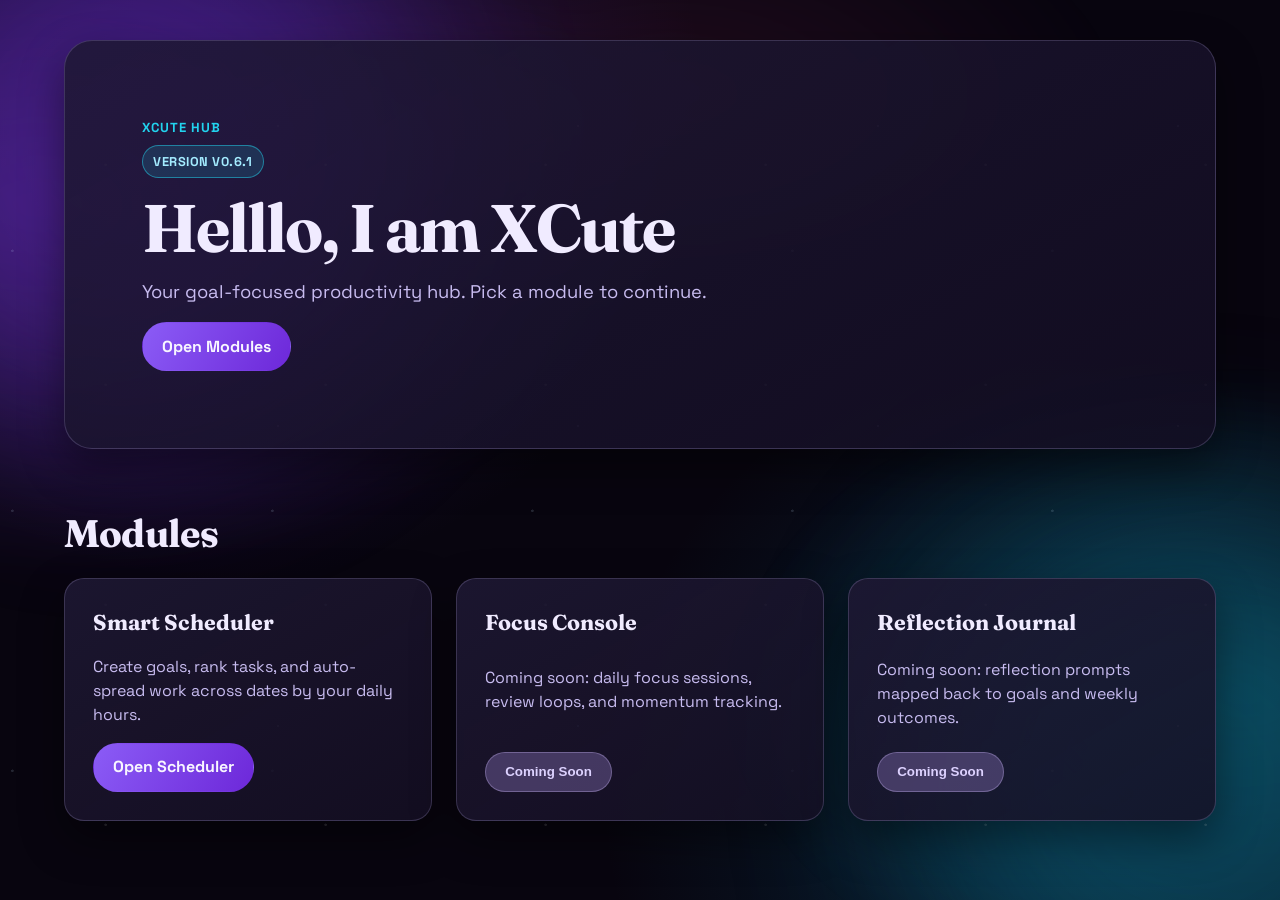
<file: index.html>
<!doctype html>
<html lang="en">
  <head>
    <meta charset="UTF-8" />
    <meta name="viewport" content="width=device-width, initial-scale=1.0" />
    <title>XCute | Smart Hub</title>
    <link rel="preconnect" href="https://fonts.googleapis.com" />
    <link rel="preconnect" href="https://fonts.gstatic.com" crossorigin />
    <link
      href="https://fonts.googleapis.com/css2?family=Fraunces:opsz,wght@9..144,700;9..144,900&family=Space+Grotesk:wght@400;500;700&display=swap"
      rel="stylesheet"
    />
    <link rel="stylesheet" href="./assets/css/tokens.css" />
    <link rel="stylesheet" href="./assets/css/base.css" />
    <link rel="stylesheet" href="./assets/css/components.css" />
    <link rel="stylesheet" href="./assets/css/hub.css" />
    <script type="module" src="./assets/js/main.js"></script>
  </head>
  <body>
    <div class="bg-orb bg-orb--left" aria-hidden="true"></div>
    <div class="bg-orb bg-orb--right" aria-hidden="true"></div>

    <main class="l-page">
      <section class="c-hero c-hub-hero" aria-labelledby="hero-title">
        <p class="c-kicker">XCute Hub</p>
        <p class="c-version-badge js-version-badge">Version v0.6.1</p>
        <h1 id="hero-title" class="c-hero__title">
          Helllo, I am XCute
        </h1>
        <p class="c-hero__subtitle">
          Your goal-focused productivity hub. Pick a module to continue.
        </p>
        <a class="c-btn" href="#modules">Open Modules</a>
      </section>

      <section id="modules" class="c-section" aria-labelledby="module-title">
        <h2 id="module-title" class="c-section__title">Modules</h2>
        <div class="c-card-grid c-hub-grid">
          <article class="c-card c-hub-card">
            <h3 class="c-card__title">Smart Scheduler</h3>
            <p class="c-card__body">
              Create goals, rank tasks, and auto-spread work across dates by your daily hours.
            </p>
            <a class="c-btn c-hub-card__btn" href="/scheduler">Open Scheduler</a>
          </article>
          <article class="c-card c-hub-card">
            <h3 class="c-card__title">Focus Console</h3>
            <p class="c-card__body">Coming soon: daily focus sessions, review loops, and momentum tracking.</p>
            <button class="c-btn c-btn--muted c-hub-card__btn" type="button" disabled>Coming Soon</button>
          </article>
          <article class="c-card c-hub-card">
            <h3 class="c-card__title">Reflection Journal</h3>
            <p class="c-card__body">Coming soon: reflection prompts mapped back to goals and weekly outcomes.</p>
            <button class="c-btn c-btn--muted c-hub-card__btn" type="button" disabled>Coming Soon</button>
          </article>
        </div>
      </section>
    </main>
  </body>
</html>
</file>
<file: assets/css/tokens.css>
﻿:root {
  --font-heading: "Fraunces", "Times New Roman", serif;
  --font-body: "Space Grotesk", "Trebuchet MS", sans-serif;

  --bg: #08050f;
  --surface: rgba(22, 16, 38, 0.84);
  --surface-soft: rgba(42, 30, 73, 0.72);
  --text: #f0ebff;
  --text-soft: #c8bcf0;
  --accent: #8b5cf6;
  --accent-strong: #6d28d9;
  --highlight: #22d3ee;
  --ring: rgba(139, 92, 246, 0.45);
  --border: rgba(206, 188, 255, 0.2);

  --space-1: 0.25rem;
  --space-2: 0.5rem;
  --space-3: 0.75rem;
  --space-4: 1rem;
  --space-5: 1.25rem;
  --space-6: 1.5rem;
  --space-7: 1.75rem;
  --space-8: 2rem;
  --space-10: 2.5rem;
  --space-12: 3rem;
  --space-16: 4rem;

  --radius-sm: 0.5rem;
  --radius-md: 0.875rem;
  --radius-lg: 1.25rem;
  --radius-xl: 1.75rem;

  --shadow-soft: 0 18px 44px rgba(0, 0, 0, 0.45);
  --shadow-pop: 0 20px 42px rgba(109, 40, 217, 0.45);

  --ease-out: cubic-bezier(0.18, 0.88, 0.32, 1);
  --ease-cinematic: cubic-bezier(0.16, 1, 0.3, 1);
  --ease-spring: cubic-bezier(0.22, 1.08, 0.3, 1);
  --dur-fast: 180ms;
  --dur-mid: 420ms;
  --dur-slow: 820ms;
  --dur-cinematic: 640ms;
  --dur-ambient: 22s;

  --motion-intensity: 1;
  --motion-stagger: 1;
}
</file>
<file: assets/css/base.css>
﻿*,
*::before,
*::after {
  box-sizing: border-box;
}

html,
body {
  margin: 0;
  min-height: 100%;
}

body {
  position: relative;
  overflow-x: hidden;
  isolation: isolate;
  color: var(--text);
  background:
    radial-gradient(circle at 18% 12%, rgba(73, 37, 154, 0.35) 0, transparent 36%),
    radial-gradient(circle at 82% 88%, rgba(11, 101, 141, 0.3) 0, transparent 34%),
    var(--bg);
  font-family: var(--font-body);
  line-height: 1.5;
}

body::before,
body::after {
  content: "";
  position: fixed;
  inset: -12vh -12vw;
  pointer-events: none;
  z-index: -2;
}

body::before {
  background:
    radial-gradient(55rem 32rem at 12% 28%, rgba(145, 86, 255, 0.22) 0, transparent 72%),
    radial-gradient(48rem 30rem at 88% 72%, rgba(34, 211, 238, 0.16) 0, transparent 68%),
    radial-gradient(36rem 18rem at 52% 18%, rgba(236, 72, 153, 0.1) 0, transparent 78%);
  filter: blur(10px) saturate(1.12);
  animation: nebula-drift var(--dur-ambient) linear infinite;
}

body::after {
  z-index: -1;
  opacity: 0.75;
  background-image:
    radial-gradient(circle at 18% 24%, rgba(255, 255, 255, 0.2) 0 1px, transparent 1.5px),
    radial-gradient(circle at 64% 38%, rgba(199, 231, 255, 0.2) 0 1px, transparent 1.6px),
    radial-gradient(circle at 44% 78%, rgba(243, 215, 255, 0.22) 0 1px, transparent 1.6px);
  background-size: 220px 220px, 260px 260px, 300px 300px;
  animation: stardust-shift calc(var(--dur-ambient) * 1.45) linear infinite;
}

h1,
h2,
h3,
p {
  margin: 0;
}

a {
  color: inherit;
  text-decoration: none;
}

:focus-visible {
  outline: 3px solid var(--ring);
  outline-offset: 2px;
}

.l-page {
  width: min(100% - 2rem, 72rem);
  margin-inline: auto;
  padding: var(--space-10) 0 var(--space-16);
  display: grid;
  gap: var(--space-16);
}

.c-ambient-canvas {
  position: fixed;
  inset: 0;
  width: 100vw;
  height: 100vh;
  z-index: -1;
  pointer-events: none;
  opacity: 0.66;
  mix-blend-mode: screen;
  transition: opacity var(--dur-mid) var(--ease-out);
}

.bg-orb {
  position: fixed;
  width: 35rem;
  height: 35rem;
  border-radius: 50%;
  filter: blur(95px);
  opacity: 0.34;
  pointer-events: none;
  z-index: -1;
}

.bg-orb--left {
  top: -8rem;
  left: -10rem;
  background: #6d28d9;
}

.bg-orb--right {
  right: -12rem;
  bottom: -10rem;
  background: #0e7490;
}

@media (max-width: 48rem) {
  body::before,
  body::after {
    inset: -8vh -8vw;
  }

  .l-page {
    width: min(100% - 1.5rem, 72rem);
    gap: var(--space-12);
    padding: var(--space-8) 0 var(--space-12);
  }

  .bg-orb {
    width: 24rem;
    height: 24rem;
  }
}
</file>
<file: assets/css/components.css>
.c-hero {
  padding: clamp(var(--space-8), 6vw, 5rem);
  background: linear-gradient(150deg, rgba(31, 24, 53, 0.88), rgba(19, 14, 35, 0.84));
  border: 1px solid var(--border);
  border-radius: var(--radius-xl);
  box-shadow: var(--shadow-soft);
  display: grid;
  gap: var(--space-5);
}

.c-kicker {
  color: var(--highlight);
  font-weight: 700;
  letter-spacing: 0.08em;
  text-transform: uppercase;
  font-size: 0.82rem;
}

.c-version-badge {
  width: fit-content;
  margin-top: calc(var(--space-2) * -1);
  padding: 0.35rem 0.65rem;
  border-radius: 999px;
  border: 1px solid rgba(139, 92, 246, 0.45);
  background: rgba(139, 92, 246, 0.16);
  color: #d6c5ff;
  font-size: 0.8rem;
  font-weight: 700;
  letter-spacing: 0.04em;
  text-transform: uppercase;
}

.c-version-badge.is-live {
  border-color: rgba(34, 211, 238, 0.5);
  background: rgba(34, 211, 238, 0.14);
  color: #a4ecff;
}

.c-hero__title {
  font-family: var(--font-heading);
  font-size: clamp(2.1rem, 6.2vw, 4.2rem);
  letter-spacing: -0.03em;
  line-height: 1.02;
  color: var(--text);
}

.c-hero__subtitle {
  max-width: 54ch;
  color: var(--text-soft);
  font-size: clamp(1rem, 2.2vw, 1.15rem);
}

.c-btn {
  width: fit-content;
  border: 1px solid transparent;
  border-radius: 999px;
  padding: 0.72rem 1.2rem;
  background: linear-gradient(120deg, var(--accent), var(--accent-strong));
  color: #f8f6ff;
  font-weight: 700;
  transition: filter 120ms linear, border-color 120ms linear, opacity 120ms linear;
}

.c-btn:hover {
  filter: brightness(1.06);
}

.c-btn:active {
  filter: brightness(0.92);
}

.c-btn--muted,
.c-btn:disabled {
  background: rgba(124, 105, 168, 0.45);
  color: #ddd2ff;
  border-color: rgba(197, 179, 241, 0.35);
  box-shadow: none;
  cursor: not-allowed;
}

.c-section {
  display: grid;
  gap: var(--space-6);
}

.c-section__title {
  font-family: var(--font-heading);
  font-size: clamp(1.6rem, 4.8vw, 2.4rem);
  line-height: 1.06;
  letter-spacing: -0.02em;
}

.c-card-grid {
  display: grid;
  grid-template-columns: repeat(3, minmax(0, 1fr));
  gap: var(--space-6);
}

.c-card {
  padding: var(--space-7);
  background: linear-gradient(150deg, rgba(30, 24, 51, 0.9), rgba(21, 16, 36, 0.84));
  border-radius: var(--radius-lg);
  border: 1px solid var(--border);
  box-shadow: var(--shadow-soft);
  display: grid;
  gap: var(--space-3);
}

.c-card__title {
  font-family: var(--font-heading);
  font-size: 1.35rem;
}

.c-card__body {
  color: var(--text-soft);
}

@media (max-width: 56rem) {
  .c-card-grid {
    grid-template-columns: 1fr;
  }

  .c-card {
    padding: var(--space-6);
  }
}
</file>
<file: assets/css/hub.css>
.c-hub-hero {
  gap: var(--space-4);
}

.c-hub-grid {
  grid-template-columns: repeat(3, minmax(0, 1fr));
}

.c-hub-card {
  display: grid;
  gap: var(--space-4);
}

.c-hub-card__btn {
  margin-top: auto;
}

@media (max-width: 56rem) {
  .c-hub-grid {
    grid-template-columns: 1fr;
  }
}
</file>
